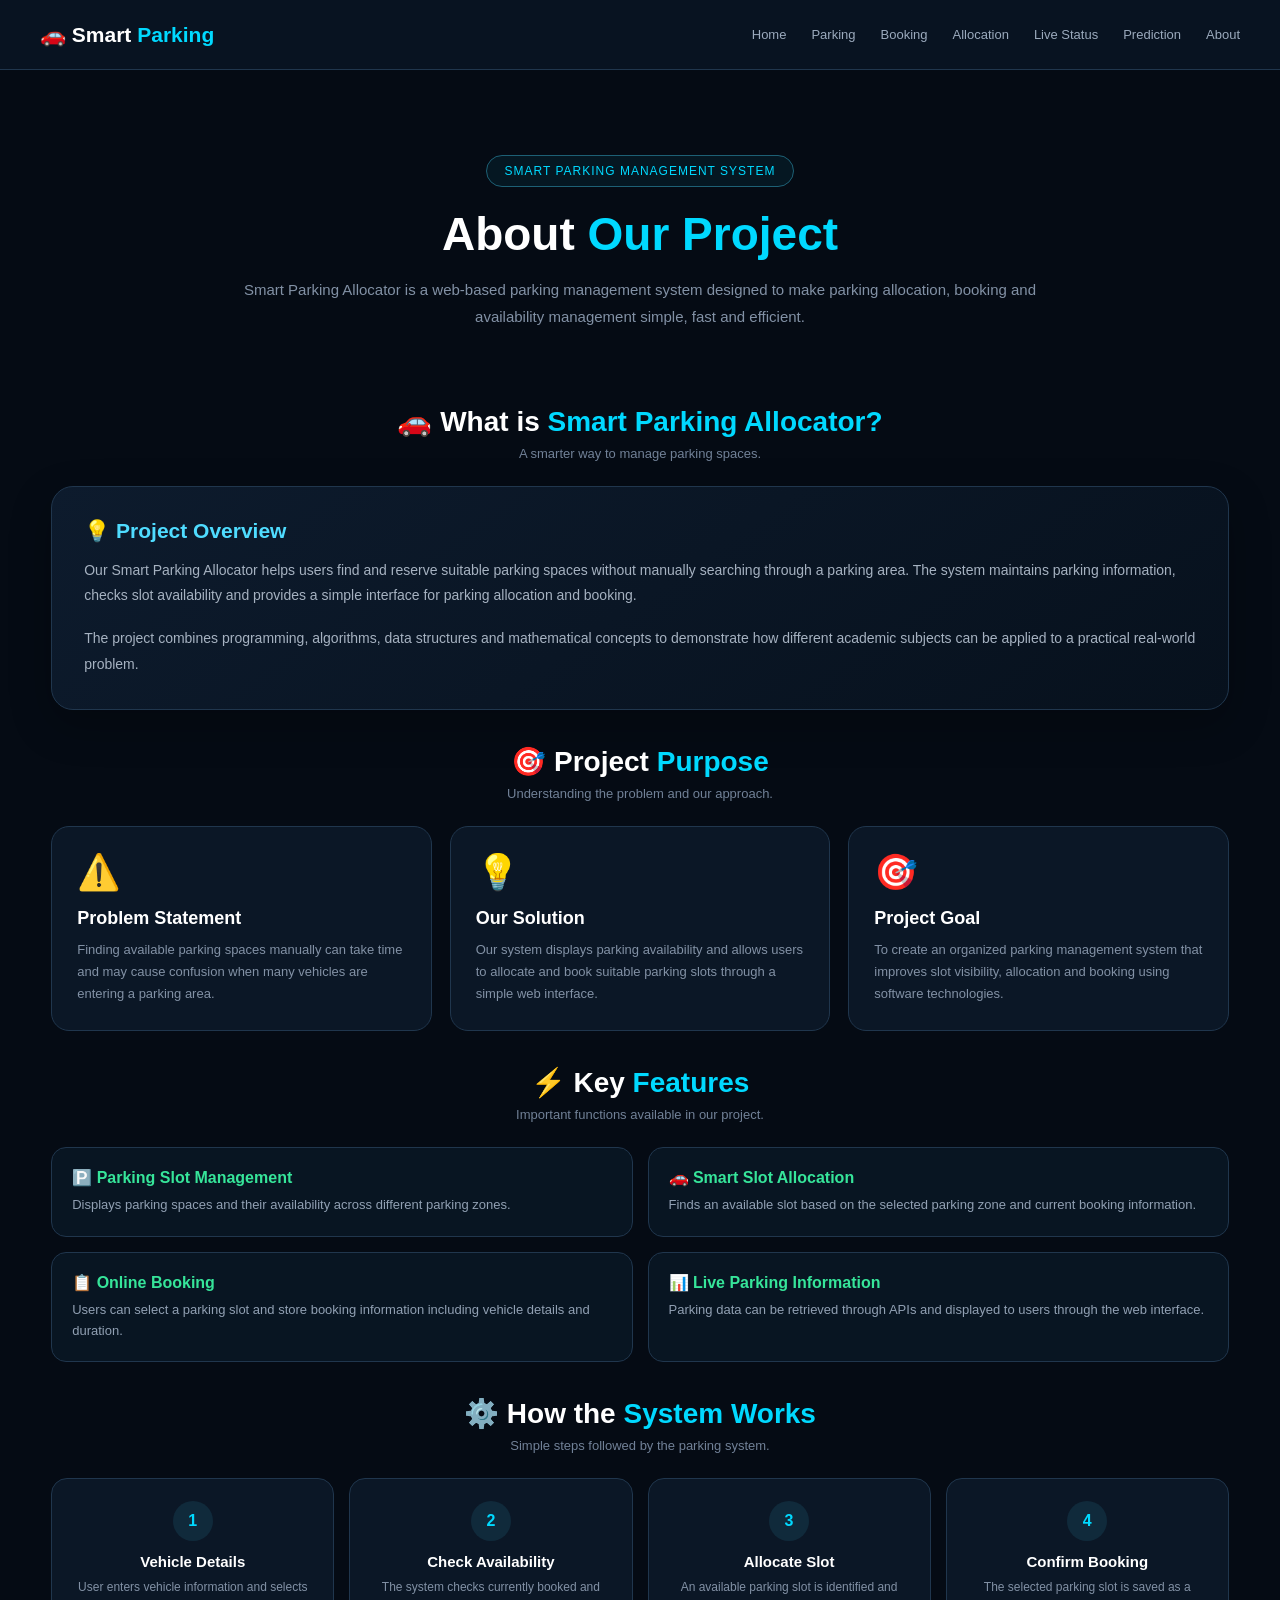
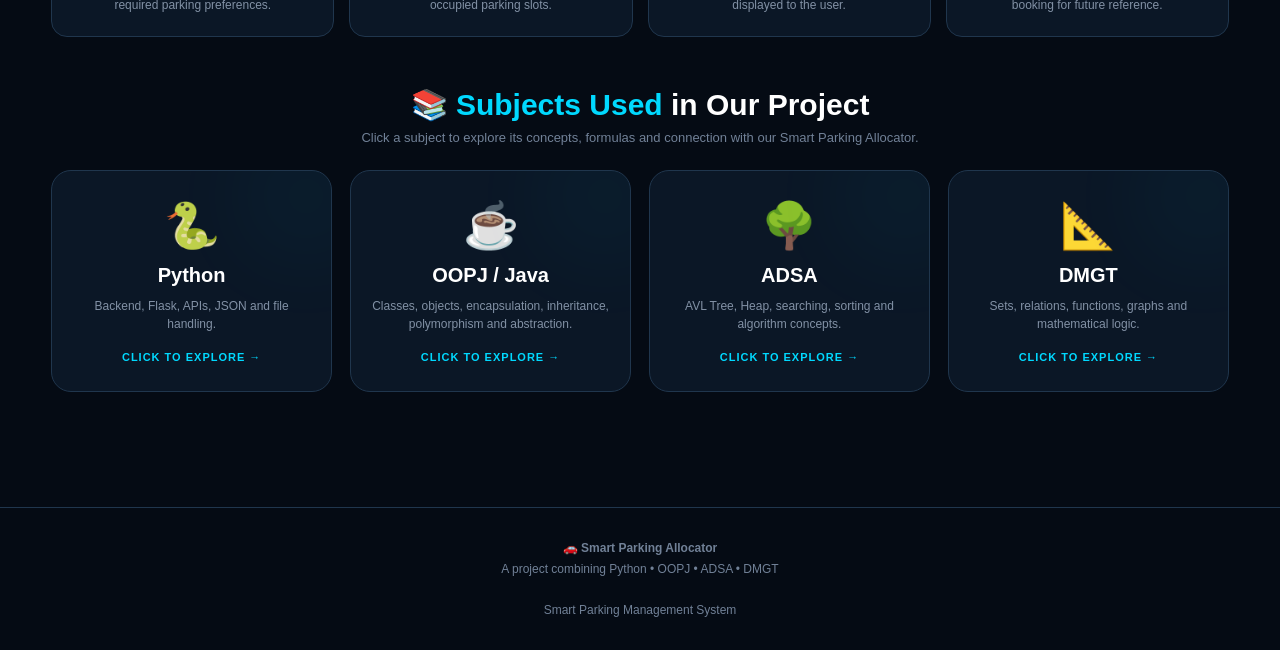
<file: templates/about.html>
<!DOCTYPE html>
<html lang="en">
<head>

<meta charset="UTF-8">
<meta name="viewport" content="width=device-width, initial-scale=1.0">

<title>About | Smart Parking Allocator</title>

<style>

*{
    margin:0;
    padding:0;
    box-sizing:border-box;
}

body{
    font-family:Arial, sans-serif;
    background:#050b14;
    color:white;
    min-height:100vh;
}

/* ================= HEADER ================= */

header{
    height:70px;
    display:flex;
    align-items:center;
    justify-content:space-between;
    padding:0 40px;
    background:#081321;
    border-bottom:1px solid #20364d;
    position:sticky;
    top:0;
    z-index:100;
}

.logo{
    font-size:21px;
    font-weight:bold;
}

.logo span{
    color:#00d9ff;
}

nav{
    display:flex;
    gap:25px;
}

nav a{
    color:#9baabd;
    text-decoration:none;
    font-size:13px;
    transition:.3s;
}

nav a:hover{
    color:#00d9ff;
}

/* ================= MAIN ================= */

main{
    width:92%;
    max-width:1250px;
    margin:0 auto;
    padding:55px 0 80px;
}

/* ================= HERO ================= */

.about-hero{
    text-align:center;
    padding:30px 20px 50px;
}

.about-badge{
    display:inline-block;
    padding:8px 18px;
    border:1px solid #1d6075;
    border-radius:30px;
    color:#00d9ff;
    background:rgba(0,217,255,.06);
    font-size:12px;
    letter-spacing:1px;
    margin-bottom:20px;
}

.about-hero h1{
    font-size:46px;
    margin-bottom:15px;
}

.about-hero h1 span{
    color:#00d9ff;
}

.about-hero p{
    max-width:800px;
    margin:auto;
    color:#8291a5;
    font-size:15px;
    line-height:1.8;
}

/* ================= COMMON SECTION ================= */

.section{
    margin-top:25px;
    margin-bottom:35px;
}

.section-title{
    text-align:center;
    margin-bottom:25px;
}

.section-title h2{
    font-size:28px;
    color:white;
    margin-bottom:8px;
}

.section-title h2 span{
    color:#00d9ff;
}

.section-title p{
    color:#718197;
    font-size:13px;
}

/* ================= ABOUT PROJECT ================= */

.about-card{
    background:linear-gradient(145deg,#0d1b2d,#07111d);
    border:1px solid #20364d;
    border-radius:22px;
    padding:32px;
    box-shadow:0 15px 40px rgba(0,0,0,.25);
}

.about-card h3{
    color:#4fdcff;
    margin-bottom:15px;
    font-size:21px;
}

.about-card p{
    color:#a6b2c1;
    line-height:1.8;
    font-size:14px;
}

/* ================= INFO GRID ================= */

.info-grid{
    display:grid;
    grid-template-columns:repeat(3,1fr);
    gap:18px;
}

.info-card{
    background:#0b1726;
    border:1px solid #20364d;
    border-radius:18px;
    padding:25px;
    transition:.3s;
}

.info-card:hover{
    transform:translateY(-5px);
    border-color:#00d9ff;
    box-shadow:0 12px 35px rgba(0,217,255,.10);
}

.info-icon{
    font-size:35px;
    margin-bottom:15px;
}

.info-card h3{
    color:white;
    margin-bottom:10px;
    font-size:18px;
}

.info-card p{
    color:#8291a5;
    line-height:1.7;
    font-size:13px;
}

/* ================= FEATURES ================= */

.features{
    display:grid;
    grid-template-columns:repeat(2,1fr);
    gap:15px;
}

.feature{
    background:#081522;
    border:1px solid #20364d;
    border-radius:15px;
    padding:20px;
}

.feature strong{
    color:#36e59a;
    display:block;
    margin-bottom:8px;
}

.feature span{
    color:#91a0b3;
    font-size:13px;
    line-height:1.6;
}

/* ================= WORKFLOW ================= */

.workflow{
    display:grid;
    grid-template-columns:repeat(4,1fr);
    gap:15px;
}

.step{
    text-align:center;
    background:#0b1726;
    border:1px solid #20364d;
    border-radius:16px;
    padding:22px 15px;
}

.step-number{
    width:40px;
    height:40px;
    margin:0 auto 12px;
    display:flex;
    align-items:center;
    justify-content:center;
    border-radius:50%;
    background:#102a3b;
    color:#00d9ff;
    font-weight:bold;
}

.step h3{
    font-size:15px;
    margin-bottom:8px;
}

.step p{
    color:#8291a5;
    font-size:12px;
    line-height:1.5;
}

/* =========================================================
   SUBJECT SECTION
   IMPORTANT:
   BELOW SUBJECT CODE IS KEPT EXACTLY AS PROVIDED
   ========================================================= */

.subject-heading{
    text-align:center;
    margin-top:50px;
    margin-bottom:10px;
}

.subject-heading h2{
    font-size:30px;
    color:white;
}

.subject-heading h2 span{
    color:#00d9ff;
}

.subject-heading p{
    color:#718197;
    font-size:13px;
    margin-top:8px;
}


/* =========================================================
   YOUR SUBJECT CODE - NOT CHANGED
   ========================================================= */

.subject-grid{
    display:grid;
    grid-template-columns:repeat(4,1fr);
    gap:18px;
    margin-top:25px;
}

.subject-box{
    display:block;
    text-decoration:none;
    color:white;
    background:#0b1726;
    border:1px solid #20364d;
    border-radius:20px;
    padding:28px 20px;
    min-height:190px;
    text-align:center;
    position:relative;
    overflow:hidden;
    transition:.3s;
}

.subject-box::before{
    content:"";
    position:absolute;
    width:100px;
    height:100px;
    border-radius:50%;
    background:#00d9ff;
    filter:blur(55px);
    opacity:.08;
    right:-25px;
    top:-25px;
}

.subject-box:hover{
    border-color:#00d9ff;
    transform:translateY(-7px);
    box-shadow:0 15px 40px rgba(0,217,255,.14);
}

.subject-icon{
    font-size:45px;
    margin-bottom:12px;
}

.subject-box h3{
    color:white;
    font-size:20px;
    margin-bottom:10px;
}

.subject-box p{
    color:#8291a5;
    font-size:12px;
    line-height:1.5;
}

.click-text{
    display:block;
    margin-top:18px;
    color:#00d9ff;
    font-size:11px;
    font-weight:bold;
    letter-spacing:1px;
}

@media(max-width:950px){

    .subject-grid{
        grid-template-columns:repeat(2,1fr);
    }

}

@media(max-width:600px){

    .subject-grid{
        grid-template-columns:1fr;
    }

}


/* ================= FOOTER ================= */

footer{
    border-top:1px solid #20364d;
    text-align:center;
    padding:30px 20px;
    color:#718197;
    font-size:12px;
    line-height:1.7;
}


/* ================= RESPONSIVE ================= */

@media(max-width:900px){

    header{
        padding:0 20px;
    }

    nav{
        gap:12px;
    }

    .info-grid{
        grid-template-columns:1fr;
    }

    .workflow{
        grid-template-columns:repeat(2,1fr);
    }

}

@media(max-width:600px){

    nav{
        display:none;
    }

    main{
        width:90%;
    }

    .about-hero h1{
        font-size:34px;
    }

    .features{
        grid-template-columns:1fr;
    }

    .workflow{
        grid-template-columns:1fr;
    }

}

</style>

</head>

<body>

<!-- ================= HEADER ================= -->

<header>

    <div class="logo">
        🚗 Smart <span>Parking</span>
    </div>

    <nav>

        <a href="/">Home</a>
        <a href="/parking">Parking</a>
        <a href="/booking">Booking</a>
        <a href="/allocation">Allocation</a>
        <a href="/live">Live Status</a>
        <a href="/prediction">Prediction</a>
        <a href="/about">About</a>

    </nav>

</header>


<main>


<!-- ================= ABOUT HERO ================= -->

<section class="about-hero">

    <div class="about-badge">
        SMART PARKING MANAGEMENT SYSTEM
    </div>

    <h1>
        About <span>Our Project</span>
    </h1>

    <p>
        Smart Parking Allocator is a web-based parking management
        system designed to make parking allocation, booking and
        availability management simple, fast and efficient.
    </p>

</section>


<!-- ================= PROJECT INTRODUCTION ================= -->

<section class="section">

    <div class="section-title">

        <h2>
            🚗 What is <span>Smart Parking Allocator?</span>
        </h2>

        <p>
            A smarter way to manage parking spaces.
        </p>

    </div>


    <div class="about-card">

        <h3>💡 Project Overview</h3>

        <p>
            Our Smart Parking Allocator helps users find and reserve
            suitable parking spaces without manually searching through
            a parking area. The system maintains parking information,
            checks slot availability and provides a simple interface
            for parking allocation and booking.
        </p>

        <br>

        <p>
            The project combines programming, algorithms, data
            structures and mathematical concepts to demonstrate how
            different academic subjects can be applied to a practical
            real-world problem.
        </p>

    </div>

</section>


<!-- ================= PROBLEM + SOLUTION + GOAL ================= -->

<section class="section">

    <div class="section-title">

        <h2>
            🎯 Project <span>Purpose</span>
        </h2>

        <p>
            Understanding the problem and our approach.
        </p>

    </div>


    <div class="info-grid">


        <div class="info-card">

            <div class="info-icon">⚠️</div>

            <h3>Problem Statement</h3>

            <p>
                Finding available parking spaces manually can take
                time and may cause confusion when many vehicles are
                entering a parking area.
            </p>

        </div>


        <div class="info-card">

            <div class="info-icon">💡</div>

            <h3>Our Solution</h3>

            <p>
                Our system displays parking availability and allows
                users to allocate and book suitable parking slots
                through a simple web interface.
            </p>

        </div>


        <div class="info-card">

            <div class="info-icon">🎯</div>

            <h3>Project Goal</h3>

            <p>
                To create an organized parking management system
                that improves slot visibility, allocation and booking
                using software technologies.
            </p>

        </div>


    </div>

</section>


<!-- ================= FEATURES ================= -->

<section class="section">

    <div class="section-title">

        <h2>
            ⚡ Key <span>Features</span>
        </h2>

        <p>
            Important functions available in our project.
        </p>

    </div>


    <div class="features">


        <div class="feature">

            <strong>🅿️ Parking Slot Management</strong>

            <span>
                Displays parking spaces and their availability
                across different parking zones.
            </span>

        </div>


        <div class="feature">

            <strong>🚗 Smart Slot Allocation</strong>

            <span>
                Finds an available slot based on the selected
                parking zone and current booking information.
            </span>

        </div>


        <div class="feature">

            <strong>📋 Online Booking</strong>

            <span>
                Users can select a parking slot and store booking
                information including vehicle details and duration.
            </span>

        </div>


        <div class="feature">

            <strong>📊 Live Parking Information</strong>

            <span>
                Parking data can be retrieved through APIs and
                displayed to users through the web interface.
            </span>

        </div>


    </div>

</section>


<!-- ================= HOW IT WORKS ================= -->

<section class="section">

    <div class="section-title">

        <h2>
            ⚙️ How the <span>System Works</span>
        </h2>

        <p>
            Simple steps followed by the parking system.
        </p>

    </div>


    <div class="workflow">


        <div class="step">

            <div class="step-number">1</div>

            <h3>Vehicle Details</h3>

            <p>
                User enters vehicle information and selects
                required parking preferences.
            </p>

        </div>


        <div class="step">

            <div class="step-number">2</div>

            <h3>Check Availability</h3>

            <p>
                The system checks currently booked and occupied
                parking slots.
            </p>

        </div>


        <div class="step">

            <div class="step-number">3</div>

            <h3>Allocate Slot</h3>

            <p>
                An available parking slot is identified and
                displayed to the user.
            </p>

        </div>


        <div class="step">

            <div class="step-number">4</div>

            <h3>Confirm Booking</h3>

            <p>
                The selected parking slot is saved as a booking
                for future reference.
            </p>

        </div>


    </div>

</section>


<!-- ================= SUBJECTS ================= -->

<section class="section">

    <div class="subject-heading">

        <h2>
            📚 <span>Subjects Used</span> in Our Project
        </h2>

        <p>
            Click a subject to explore its concepts, formulas and
            connection with our Smart Parking Allocator.
        </p>

    </div>


    <div class="subject-grid">


    <!-- ================= PYTHON ================= -->

    <a href="/subject/python" class="subject-box">

        <div class="subject-icon">🐍</div>

        <h3>Python</h3>

        <p>
            Backend, Flask, APIs, JSON and file handling.
        </p>

        <span class="click-text">
            CLICK TO EXPLORE →
        </span>

    </a>


    <!-- ================= OOPJ ================= -->

    <a href="/subject/oopj" class="subject-box">

        <div class="subject-icon">☕</div>

        <h3>OOPJ / Java</h3>

        <p>
            Classes, objects, encapsulation, inheritance,
            polymorphism and abstraction.
        </p>

        <span class="click-text">
            CLICK TO EXPLORE →
        </span>

    </a>


    <!-- ================= ADSA ================= -->

    <a href="/subject/adsa" class="subject-box">

        <div class="subject-icon">🌳</div>

        <h3>ADSA</h3>

        <p>
            AVL Tree, Heap, searching, sorting and
            algorithm concepts.
        </p>

        <span class="click-text">
            CLICK TO EXPLORE →
        </span>

    </a>


    <!-- ================= DMGT ================= -->

    <a href="/subject/dmgt" class="subject-box">

        <div class="subject-icon">📐</div>

        <h3>DMGT</h3>

        <p>
            Sets, relations, functions, graphs and
            mathematical logic.
        </p>

        <span class="click-text">
            CLICK TO EXPLORE →
        </span>

    </a>


    </div>

</section>


</main>


<!-- ================= FOOTER ================= -->

<footer>

    🚗 <strong>Smart Parking Allocator</strong>

    <br>

    A project combining Python • OOPJ • ADSA • DMGT

    <br><br>

    Smart Parking Management System

</footer>


</body>
</html>
</file>
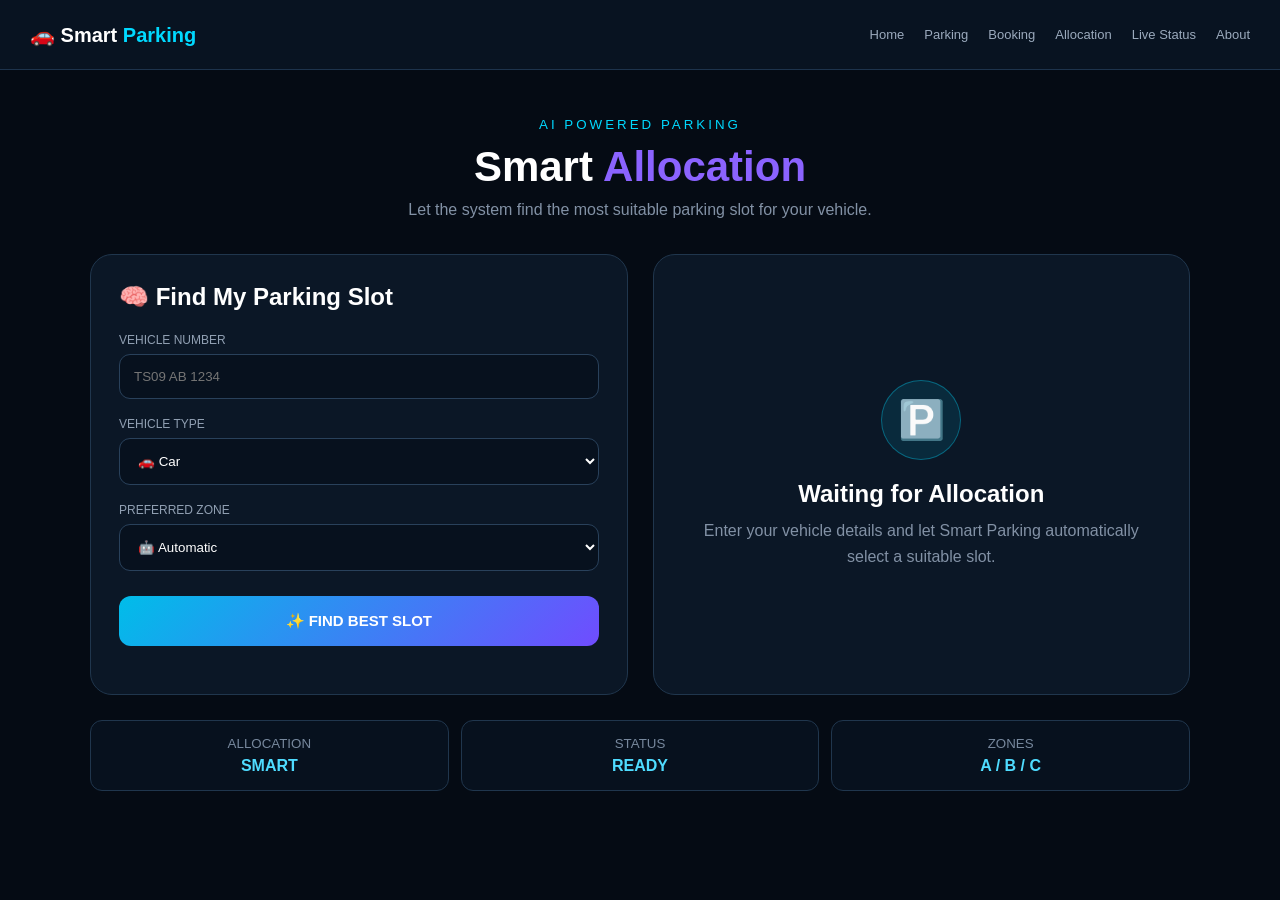
<file: templates/allocation.html>
<!DOCTYPE html>
<html lang="en">
<head>
<meta charset="UTF-8">
<meta name="viewport" content="width=device-width, initial-scale=1.0">

<title>Smart Allocation | Smart Parking</title>

<style>
*{
    box-sizing:border-box;
    margin:0;
    padding:0;
}

body{
    font-family:Arial,sans-serif;
    background:#050b14;
    color:white;
    min-height:100vh;
}

header{
    height:70px;
    display:flex;
    align-items:center;
    justify-content:space-between;
    padding:0 30px;
    background:#081321;
    border-bottom:1px solid #1d334c;
}

.logo{
    font-size:20px;
    font-weight:bold;
}

.logo span{
    color:#00d9ff;
}

nav{
    display:flex;
    gap:20px;
}

nav a{
    color:#9baabd;
    text-decoration:none;
    font-size:13px;
}

nav a:hover{
    color:white;
}

main{
    width:94%;
    max-width:1100px;
    margin:45px auto;
}

.hero{
    text-align:center;
    margin-bottom:35px;
}

.hero small{
    color:#00d9ff;
    letter-spacing:3px;
}

.hero h1{
    font-size:42px;
    margin-top:10px;
}

.hero h1 span{
    color:#8b63ff;
}

.hero p{
    color:#8291a5;
    margin-top:10px;
}

.container{
    display:grid;
    grid-template-columns:1fr 1fr;
    gap:25px;
}

.card{
    background:#0b1726;
    border:1px solid #20364d;
    border-radius:22px;
    padding:28px;
}

.card h2{
    margin-bottom:22px;
}

label{
    display:block;
    color:#91a0b3;
    font-size:12px;
    margin:18px 0 7px;
}

input,
select{
    width:100%;
    padding:14px;
    border-radius:11px;
    border:1px solid #29415b;
    background:#07111e;
    color:white;
    outline:none;
}

input:focus,
select:focus{
    border-color:#00d9ff;
}

.allocate-btn{
    width:100%;
    margin-top:25px;
    padding:16px;
    border:0;
    border-radius:12px;
    color:white;
    font-size:15px;
    font-weight:bold;
    cursor:pointer;
    background:linear-gradient(135deg,#00bde9,#704cff);
    transition:.2s;
}

.allocate-btn:hover{
    transform:translateY(-2px);
    box-shadow:0 10px 30px rgba(112,76,255,.25);
}

.result{
    min-height:300px;
    display:flex;
    flex-direction:column;
    align-items:center;
    justify-content:center;
    text-align:center;
}

.result-icon{
    width:80px;
    height:80px;
    border-radius:50%;
    display:grid;
    place-items:center;
    font-size:38px;
    background:rgba(0,217,255,.1);
    border:1px solid rgba(0,217,255,.35);
    margin-bottom:20px;
}

.result h3{
    font-size:24px;
    margin-bottom:10px;
}

.result p{
    color:#8291a5;
    line-height:1.6;
}

.slot-result{
    display:none;
    margin-top:20px;
    width:170px;
    padding:18px;
    border-radius:15px;
    background:linear-gradient(135deg,#704cff,#b34fff);
    box-shadow:0 10px 35px rgba(112,76,255,.25);
}

.slot-result small{
    display:block;
    color:#ddd;
    margin-bottom:6px;
}

.slot-result strong{
    font-size:32px;
}

.info{
    margin-top:25px;
    display:grid;
    grid-template-columns:repeat(3,1fr);
    gap:12px;
}

.info-box{
    padding:15px;
    text-align:center;
    background:#07111e;
    border:1px solid #20364d;
    border-radius:12px;
}

.info-box small{
    display:block;
    color:#77889d;
    margin-bottom:6px;
}

.info-box strong{
    color:#4fdcff;
}

.message{
    margin-top:20px;
    color:#36e59a;
    font-size:13px;
    text-align:center;
}

@media(max-width:800px){

    nav{
        display:none;
    }

    .container{
        grid-template-columns:1fr;
    }

    .hero h1{
        font-size:32px;
    }
}

@media(max-width:500px){

    main{
        width:92%;
        margin:30px auto;
    }

    .card{
        padding:20px;
    }

    .info{
        grid-template-columns:1fr;
    }
}
</style>
</head>

<body>

<header>

    <div class="logo">
        🚗 Smart <span>Parking</span>
    </div>

    <nav>
        <a href="/">Home</a>
        <a href="/parking">Parking</a>
        <a href="/booking">Booking</a>
        <a href="/allocation">Allocation</a>
        <a href="/status">Live Status</a>
        <a href="/about">About</a>
    </nav>

</header>


<main>

    <div class="hero">

        <small>AI POWERED PARKING</small>

        <h1>
            Smart <span>Allocation</span>
        </h1>

        <p>
            Let the system find the most suitable parking slot for your vehicle.
        </p>

    </div>


    <div class="container">


        <!-- INPUT CARD -->

        <section class="card">

            <h2>🧠 Find My Parking Slot</h2>

            <label>
                VEHICLE NUMBER
            </label>

            <input
                type="text"
                id="vehicleNumber"
                placeholder="TS09 AB 1234"
                maxlength="15"
            >


            <label>
                VEHICLE TYPE
            </label>

            <select id="vehicleType">

                <option value="car">
                    🚗 Car
                </option>

                <option value="bike">
                    🏍️ Bike
                </option>

                <option value="suv">
                    🚙 SUV
                </option>

                <option value="ev">
                    ⚡ Electric Vehicle
                </option>

            </select>


            <label>
                PREFERRED ZONE
            </label>

            <select id="zone">

                <option value="auto">
                    🤖 Automatic
                </option>

                <option value="A">
                    Zone A
                </option>

                <option value="B">
                    Zone B
                </option>

                <option value="C">
                    Zone C
                </option>

            </select>


            <button
                class="allocate-btn"
                id="allocateButton"
            >
                ✨ FIND BEST SLOT
            </button>


            <div
                class="message"
                id="message"
            >
            </div>

        </section>


        <!-- RESULT CARD -->

        <section class="card result">

            <div class="result-icon">
                🅿️
            </div>

            <h3 id="resultTitle">
                Waiting for Allocation
            </h3>

            <p id="resultText">
                Enter your vehicle details and let Smart Parking
                automatically select a suitable slot.
            </p>


            <div
                class="slot-result"
                id="slotResult"
            >

                <small>
                    RECOMMENDED SLOT
                </small>

                <strong id="recommendedSlot">
                    A01
                </strong>

            </div>

        </section>

    </div>


    <!-- SYSTEM INFO -->

    <div class="info">

        <div class="info-box">

            <small>
                ALLOCATION
            </small>

            <strong>
                SMART
            </strong>

        </div>


        <div class="info-box">

            <small>
                STATUS
            </small>

            <strong>
                READY
            </strong>

        </div>


        <div class="info-box">

            <small>
                ZONES
            </small>

            <strong>
                A / B / C
            </strong>

        </div>

    </div>

</main>


<script>

document.addEventListener(
    "DOMContentLoaded",
    function(){

        const vehicleNumber =
            document.getElementById(
                "vehicleNumber"
            );

        const vehicleType =
            document.getElementById(
                "vehicleType"
            );

        const zone =
            document.getElementById(
                "zone"
            );

        const allocateButton =
            document.getElementById(
                "allocateButton"
            );

        const resultTitle =
            document.getElementById(
                "resultTitle"
            );

        const resultText =
            document.getElementById(
                "resultText"
            );

        const slotResult =
            document.getElementById(
                "slotResult"
            );

        const recommendedSlot =
            document.getElementById(
                "recommendedSlot"
            );

        const message =
            document.getElementById(
                "message"
            );


        allocateButton.addEventListener(
            "click",
            function(){

                const vehicle =
                    vehicleNumber.value.trim();


                if(vehicle.length < 4){

                    message.style.color =
                        "#ff6475";

                    message.textContent =
                        "Please enter a valid vehicle number.";

                    vehicleNumber.focus();

                    return;
                }


                message.style.color =
                    "#36e59a";

                message.textContent =
                    "🔍 Finding the best available slot...";


                resultTitle.textContent =
                    "Allocating Slot...";

                resultText.textContent =
                    "Checking parking availability.";


                slotResult.style.display =
                    "none";


                allocateButton.disabled =
                    true;


                allocateButton.textContent =
                    "⏳ ALLOCATING...";


                setTimeout(
                    function(){

                        let selectedZone =
                            zone.value;


                        if(selectedZone === "auto"){

                            const zones =
                                ["A","B","C"];

                            selectedZone =
                                zones[
                                    Math.floor(
                                        Math.random() *
                                        zones.length
                                    )
                                ];

                        }


                        const slotNumber =
                            Math.floor(
                                Math.random() * 30
                            ) + 1;


                        const slot =
                            selectedZone +
                            String(
                                slotNumber
                            ).padStart(2,"0");


                        recommendedSlot.textContent =
                            slot;


                        slotResult.style.display =
                            "block";


                        resultTitle.textContent =
                            "Slot Allocated! 🎉";


                        resultText.textContent =
                            "A suitable parking slot has been selected for your vehicle.";


                        message.textContent =
                            "✅ Smart allocation completed successfully.";


                        allocateButton.disabled =
                            false;


                        allocateButton.textContent =
                            "✨ FIND BEST SLOT";


                        playSuccessSound();

                    },
                    1200
                );

            }
        );


        function playSuccessSound(){

            try{

                const AudioContext =
                    window.AudioContext ||
                    window.webkitAudioContext;


                if(!AudioContext){
                    return;
                }


                const audio =
                    new AudioContext();


                const oscillator =
                    audio.createOscillator();


                const gain =
                    audio.createGain();


                oscillator.type =
                    "sine";


                oscillator.frequency.setValueAtTime(
                    523,
                    audio.currentTime
                );


                oscillator.frequency.setValueAtTime(
                    659,
                    audio.currentTime + 0.12
                );


                oscillator.frequency.setValueAtTime(
                    784,
                    audio.currentTime + 0.24
                );


                gain.gain.setValueAtTime(
                    0.001,
                    audio.currentTime
                );


                gain.gain.exponentialRampToValueAtTime(
                    0.25,
                    audio.currentTime + 0.03
                );


                gain.gain.exponentialRampToValueAtTime(
                    0.001,
                    audio.currentTime + 0.5
                );


                oscillator.connect(gain);

                gain.connect(
                    audio.destination
                );


                oscillator.start();

                oscillator.stop(
                    audio.currentTime + 0.5
                );

            }
            catch(error){

                console.log(
                    "Sound unavailable"
                );

            }

        }

    }
);

</script>

</body>
</html>
</file>
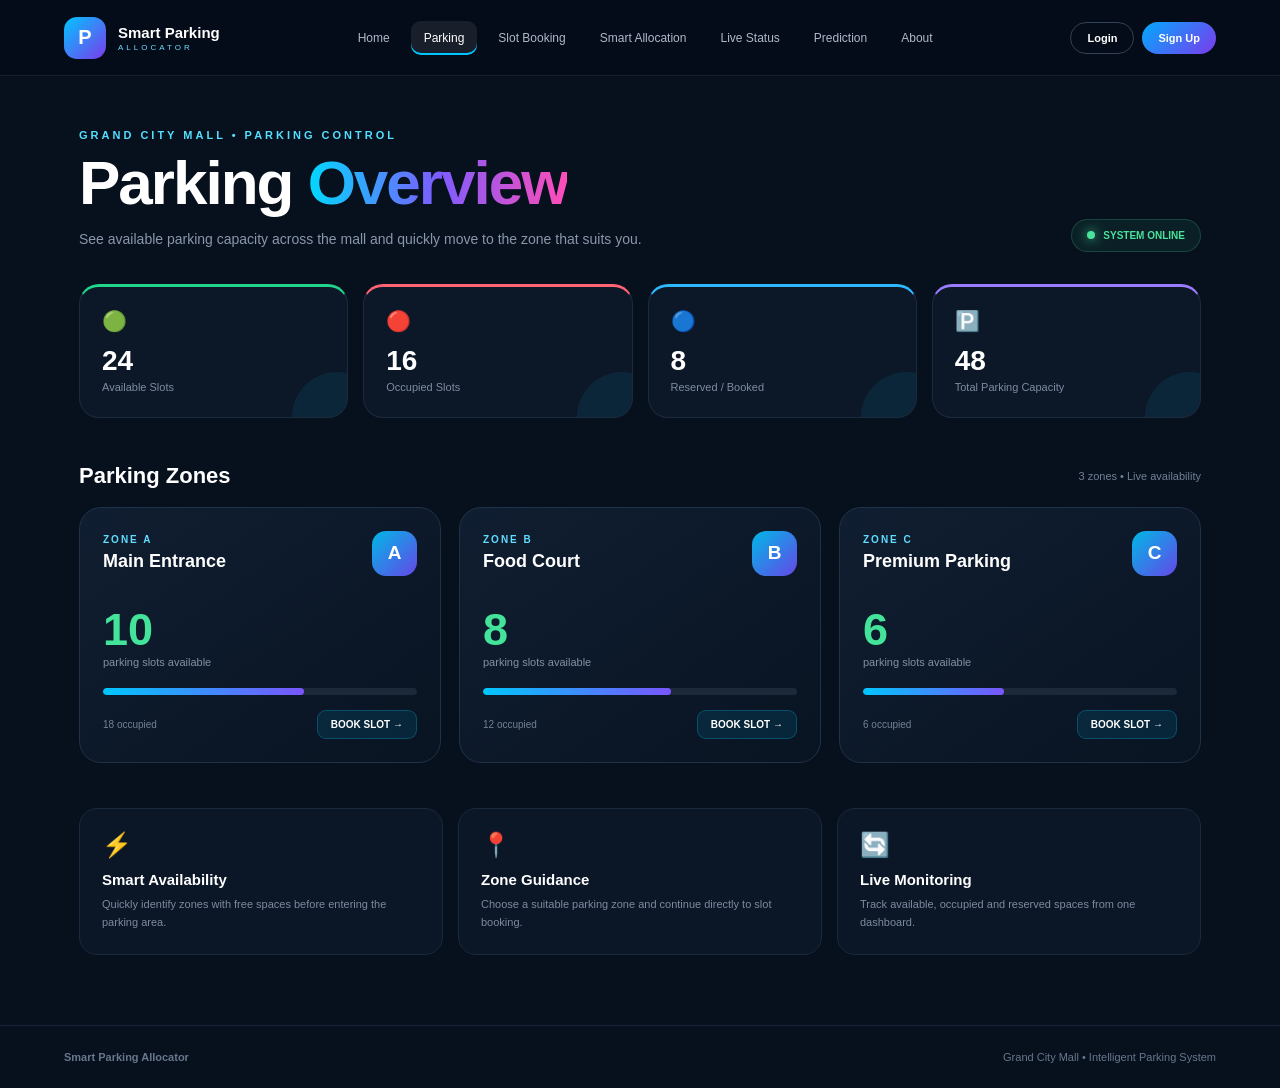
<file: templates/parking.html>
<!DOCTYPE html>
<html lang="en">
<head>
    <meta charset="UTF-8">
    <meta name="viewport" content="width=device-width, initial-scale=1.0">

    <title>Parking | Smart Parking Allocator</title>

    <style>

        * {
            margin: 0;
            padding: 0;
            box-sizing: border-box;
        }

        body {
            font-family: "Segoe UI", Arial, sans-serif;
            background: #07101d;
            color: white;
            min-height: 100vh;
        }

        /* ================= NAVBAR ================= */

        .topbar {
            position: fixed;
            top: 0;
            left: 0;
            width: 100%;
            height: 76px;

            display: flex;
            align-items: center;
            justify-content: space-between;

            padding: 0 5%;

            background: rgba(5, 12, 25, 0.92);
            backdrop-filter: blur(20px);

            border-bottom: 1px solid rgba(255,255,255,0.08);

            z-index: 1000;
        }

        .brand {
            display: flex;
            align-items: center;
            gap: 12px;

            color: white;
            text-decoration: none;
        }

        .brand-icon {
            width: 42px;
            height: 42px;

            display: flex;
            align-items: center;
            justify-content: center;

            border-radius: 13px;

            background: linear-gradient(135deg,#00c6ff,#7c3aed);

            font-size: 20px;
            font-weight: 800;
        }

        .brand-name {
            font-size: 15px;
            font-weight: 700;
        }

        .brand-small {
            display: block;
            color: #6ddcff;
            font-size: 8px;
            letter-spacing: 3px;
            margin-top: 2px;
        }

        .menu {
            display: flex;
            gap: 8px;
            align-items: center;
        }

        .menu a {
            color: #aeb9ca;
            text-decoration: none;

            padding: 10px 13px;
            border-radius: 10px;

            font-size: 12px;

            transition: 0.25s;
        }

        .menu a:hover,
        .menu a.active {
            color: white;
            background: rgba(255,255,255,0.08);
        }

        .menu a.active {
            box-shadow: inset 0 -2px #00c6ff;
        }

        .auth {
            display: flex;
            gap: 8px;
        }

        .auth button {
            padding: 9px 16px;
            border-radius: 22px;
            cursor: pointer;
            font-size: 11px;
            font-weight: 600;
        }

        .login {
            color: white;
            background: transparent;
            border: 1px solid #334155;
        }

        .signup {
            color: white;
            border: none;
            background: linear-gradient(135deg,#00aaff,#7c3aed);
        }


        /* ================= MAIN ================= */

        .parking-container {
            max-width: 1250px;
            margin: auto;

            padding: 125px 5% 70px;
        }


        /* ================= HEADER ================= */

        .heading-row {
            display: flex;
            justify-content: space-between;
            align-items: end;

            margin-bottom: 32px;
        }

        .heading-left small {
            color: #55dfff;
            font-size: 11px;
            font-weight: 700;
            letter-spacing: 3px;
        }

        .heading-left h1 {
            margin-top: 9px;

            font-size: clamp(38px,5vw,62px);
            line-height: 1;

            letter-spacing: -2px;
        }

        .heading-left h1 span {
            background: linear-gradient(
                90deg,
                #00d9ff,
                #7c5cff,
                #ff4db8
            );

            -webkit-background-clip: text;
            background-clip: text;
            color: transparent;
        }

        .heading-left p {
            margin-top: 14px;

            max-width: 600px;

            color: #8997aa;
            font-size: 14px;
            line-height: 1.7;
        }

        .system-status {
            display: flex;
            align-items: center;
            gap: 8px;

            padding: 10px 15px;

            border-radius: 30px;

            color: #49e39b;

            background: rgba(73,227,155,0.08);

            border: 1px solid rgba(73,227,155,0.2);

            font-size: 10px;
            font-weight: 700;
        }

        .green-dot {
            width: 8px;
            height: 8px;

            border-radius: 50%;

            background: #49e39b;

            box-shadow: 0 0 12px #49e39b;
        }


        /* ================= STAT CARDS ================= */

        .stats {
            display: grid;
            grid-template-columns: repeat(4, 1fr);
            gap: 15px;

            margin-bottom: 45px;
        }

        .stat {
            position: relative;

            padding: 22px;

            min-height: 125px;

            border-radius: 20px;

            background: #0c1728;

            border: 1px solid #1c2a3d;

            overflow: hidden;

            transition: 0.3s;
        }

        .stat:hover {
            transform: translateY(-4px);
            border-color: #31506f;
        }

        .stat::after {
            content: "";

            position: absolute;

            width: 90px;
            height: 90px;

            right: -35px;
            bottom: -45px;

            border-radius: 50%;

            background: rgba(0,198,255,0.08);
        }

        .stat-icon {
            font-size: 20px;
        }

        .stat-number {
            display: block;

            margin-top: 12px;

            font-size: 28px;
            font-weight: 800;
        }

        .stat-label {
            color: #7e8ca2;
            font-size: 11px;
        }

        .green {
            border-top: 3px solid #20d48a;
        }

        .red {
            border-top: 3px solid #ff6374;
        }

        .blue {
            border-top: 3px solid #2db8ff;
        }

        .purple {
            border-top: 3px solid #9b7cff;
        }


        /* ================= ZONES ================= */

        .section-title {
            display: flex;
            justify-content: space-between;
            align-items: center;

            margin-bottom: 18px;
        }

        .section-title h2 {
            font-size: 22px;
        }

        .section-title span {
            color: #708096;
            font-size: 11px;
        }

        .zones {
            display: grid;
            grid-template-columns: repeat(3, 1fr);
            gap: 18px;
        }

        .zone {
            padding: 23px;

            border-radius: 22px;

            background: linear-gradient(
                145deg,
                #101e31,
                #091422
            );

            border: 1px solid #203248;

            transition: 0.3s;
        }

        .zone:hover {
            transform: translateY(-6px);

            border-color: #277fa8;

            box-shadow:
                0 18px 50px rgba(0,0,0,0.3);
        }

        .zone-head {
            display: flex;
            justify-content: space-between;
            align-items: center;
        }

        .zone-name {
            color: #61ddff;

            font-size: 10px;
            font-weight: 800;
            letter-spacing: 2px;
        }

        .zone h3 {
            margin-top: 6px;
            font-size: 18px;
        }

        .zone-letter {
            width: 45px;
            height: 45px;

            display: flex;
            align-items: center;
            justify-content: center;

            border-radius: 14px;

            background: linear-gradient(
                135deg,
                #00b8e6,
                #6547e8
            );

            font-size: 19px;
            font-weight: 800;
        }

        .available {
            margin-top: 28px;

            font-size: 45px;
            font-weight: 800;

            color: #43e49a;
        }

        .available-label {
            color: #8290a5;
            font-size: 11px;
        }

        .bar {
            height: 7px;

            margin-top: 20px;

            border-radius: 20px;

            background: #1b2939;

            overflow: hidden;
        }

        .bar span {
            display: block;

            height: 100%;

            border-radius: 20px;

            background: linear-gradient(
                90deg,
                #00c6ff,
                #7955ff
            );
        }

        .zone-bottom {
            display: flex;
            justify-content: space-between;
            align-items: center;

            margin-top: 15px;
        }

        .occupied {
            color: #738197;
            font-size: 10px;
        }

        .book-button {
            padding: 8px 13px;

            color: white;
            background: rgba(0,198,255,0.1);

            border: 1px solid rgba(0,198,255,0.25);

            border-radius: 9px;

            text-decoration: none;

            font-size: 10px;
            font-weight: 700;

            transition: 0.2s;
        }

        .book-button:hover {
            background: #00aee0;
        }


        /* ================= INFO ================= */

        .info {
            display: grid;
            grid-template-columns: repeat(3,1fr);

            gap: 15px;

            margin-top: 45px;
        }

        .info-card {
            padding: 22px;

            background: #0b1626;

            border: 1px solid #1a2a3e;

            border-radius: 18px;
        }

        .info-card .emoji {
            font-size: 24px;
        }

        .info-card h3 {
            margin-top: 12px;
            font-size: 15px;
        }

        .info-card p {
            margin-top: 7px;

            color: #7d8ba0;

            font-size: 11px;
            line-height: 1.7;
        }


        /* ================= FOOTER ================= */

        footer {
            padding: 25px 5%;

            display: flex;
            justify-content: space-between;

            color: #68778d;

            border-top: 1px solid #172438;

            font-size: 11px;
        }


        /* ================= RESPONSIVE ================= */

        @media (max-width: 1050px) {

            .menu {
                gap: 0;
            }

            .menu a {
                padding: 8px;
                font-size: 10px;
            }

            .stats {
                grid-template-columns: repeat(2,1fr);
            }

            .zones {
                grid-template-columns: 1fr;
            }

        }


        @media (max-width: 700px) {

            .topbar {
                height: auto;
                min-height: 70px;

                flex-wrap: wrap;

                padding: 10px 5%;
            }

            .menu {
                order: 3;

                width: 100%;

                overflow-x: auto;

                padding-bottom: 5px;
            }

            .parking-container {
                padding-top: 145px;
            }

            .heading-row {
                align-items: flex-start;
                flex-direction: column;
                gap: 20px;
            }

            .stats {
                grid-template-columns: 1fr;
            }

            .info {
                grid-template-columns: 1fr;
            }

            footer {
                flex-direction: column;
                gap: 8px;
            }

        }

    </style>
</head>


<body>


<!-- ================= NAVBAR ================= -->

<header class="topbar">

    <a href="/" class="brand">

        <div class="brand-icon">P</div>

        <div>
            <div class="brand-name">
                Smart Parking
            </div>

            <span class="brand-small">
                ALLOCATOR
            </span>
        </div>

    </a>


    <nav class="menu">

        <a href="/">
            Home
        </a>

        <a href="/parking" class="active">
            Parking
        </a>

        <a href="/booking">
            Slot Booking
        </a>

        <a href="/allocation">
            Smart Allocation
        </a>

        <a href="/live">
            Live Status
        </a>

        <a href="/prediction">
            Prediction
        </a>

        <a href="/about">
            About
        </a>

    </nav>


    <div class="auth">

        <button class="login">
            Login
        </button>

        <button class="signup">
            Sign Up
        </button>

    </div>

</header>


<!-- ================= MAIN ================= -->

<main class="parking-container">


    <!-- HEADER -->

    <section class="heading-row">

        <div class="heading-left">

            <small>
                GRAND CITY MALL • PARKING CONTROL
            </small>

            <h1>
                Parking
                <span>Overview</span>
            </h1>

            <p>
                See available parking capacity across the mall
                and quickly move to the zone that suits you.
            </p>

        </div>


        <div class="system-status">

            <span class="green-dot"></span>

            SYSTEM ONLINE

        </div>

    </section>


    <!-- ================= STATISTICS ================= -->

    <section class="stats">


        <div class="stat green">

            <span class="stat-icon">🟢</span>

            <strong class="stat-number">
                24
            </strong>

            <span class="stat-label">
                Available Slots
            </span>

        </div>


        <div class="stat red">

            <span class="stat-icon">🔴</span>

            <strong class="stat-number">
                16
            </strong>

            <span class="stat-label">
                Occupied Slots
            </span>

        </div>


        <div class="stat blue">

            <span class="stat-icon">🔵</span>

            <strong class="stat-number">
                8
            </strong>

            <span class="stat-label">
                Reserved / Booked
            </span>

        </div>


        <div class="stat purple">

            <span class="stat-icon">🅿️</span>

            <strong class="stat-number">
                48
            </strong>

            <span class="stat-label">
                Total Parking Capacity
            </span>

        </div>


    </section>


    <!-- ================= ZONES ================= -->

    <div class="section-title">

        <h2>
            Parking Zones
        </h2>

        <span>
            3 zones • Live availability
        </span>

    </div>


    <section class="zones">


        <!-- ZONE A -->

        <div class="zone">

            <div class="zone-head">

                <div>

                    <div class="zone-name">
                        ZONE A
                    </div>

                    <h3>
                        Main Entrance
                    </h3>

                </div>

                <div class="zone-letter">
                    A
                </div>

            </div>


            <div class="available">
                10
            </div>

            <div class="available-label">
                parking slots available
            </div>


            <div class="bar">
                <span style="width:64%"></span>
            </div>


            <div class="zone-bottom">

                <span class="occupied">
                    18 occupied
                </span>

                <a href="/booking" class="book-button">
                    BOOK SLOT →
                </a>

            </div>

        </div>


        <!-- ZONE B -->

        <div class="zone">

            <div class="zone-head">

                <div>

                    <div class="zone-name">
                        ZONE B
                    </div>

                    <h3>
                        Food Court
                    </h3>

                </div>

                <div class="zone-letter">
                    B
                </div>

            </div>


            <div class="available">
                8
            </div>

            <div class="available-label">
                parking slots available
            </div>


            <div class="bar">
                <span style="width:60%"></span>
            </div>


            <div class="zone-bottom">

                <span class="occupied">
                    12 occupied
                </span>

                <a href="/booking" class="book-button">
                    BOOK SLOT →
                </a>

            </div>

        </div>


        <!-- ZONE C -->

        <div class="zone">

            <div class="zone-head">

                <div>

                    <div class="zone-name">
                        ZONE C
                    </div>

                    <h3>
                        Premium Parking
                    </h3>

                </div>

                <div class="zone-letter">
                    C
                </div>

            </div>


            <div class="available">
                6
            </div>

            <div class="available-label">
                parking slots available
            </div>


            <div class="bar">
                <span style="width:45%"></span>
            </div>


            <div class="zone-bottom">

                <span class="occupied">
                    6 occupied
                </span>

                <a href="/booking" class="book-button">
                    BOOK SLOT →
                </a>

            </div>

        </div>


    </section>


    <!-- ================= INFO ================= -->

    <section class="info">


        <div class="info-card">

            <div class="emoji">
                ⚡
            </div>

            <h3>
                Smart Availability
            </h3>

            <p>
                Quickly identify zones with free spaces
                before entering the parking area.
            </p>

        </div>


        <div class="info-card">

            <div class="emoji">
                📍
            </div>

            <h3>
                Zone Guidance
            </h3>

            <p>
                Choose a suitable parking zone and continue
                directly to slot booking.
            </p>

        </div>


        <div class="info-card">

            <div class="emoji">
                🔄
            </div>

            <h3>
                Live Monitoring
            </h3>

            <p>
                Track available, occupied and reserved
                spaces from one dashboard.
            </p>

        </div>


    </section>


</main>


<footer>

    <strong>
        Smart Parking Allocator
    </strong>

    <span>
        Grand City Mall • Intelligent Parking System
    </span>

</footer>


</body>
</html>
</file>
